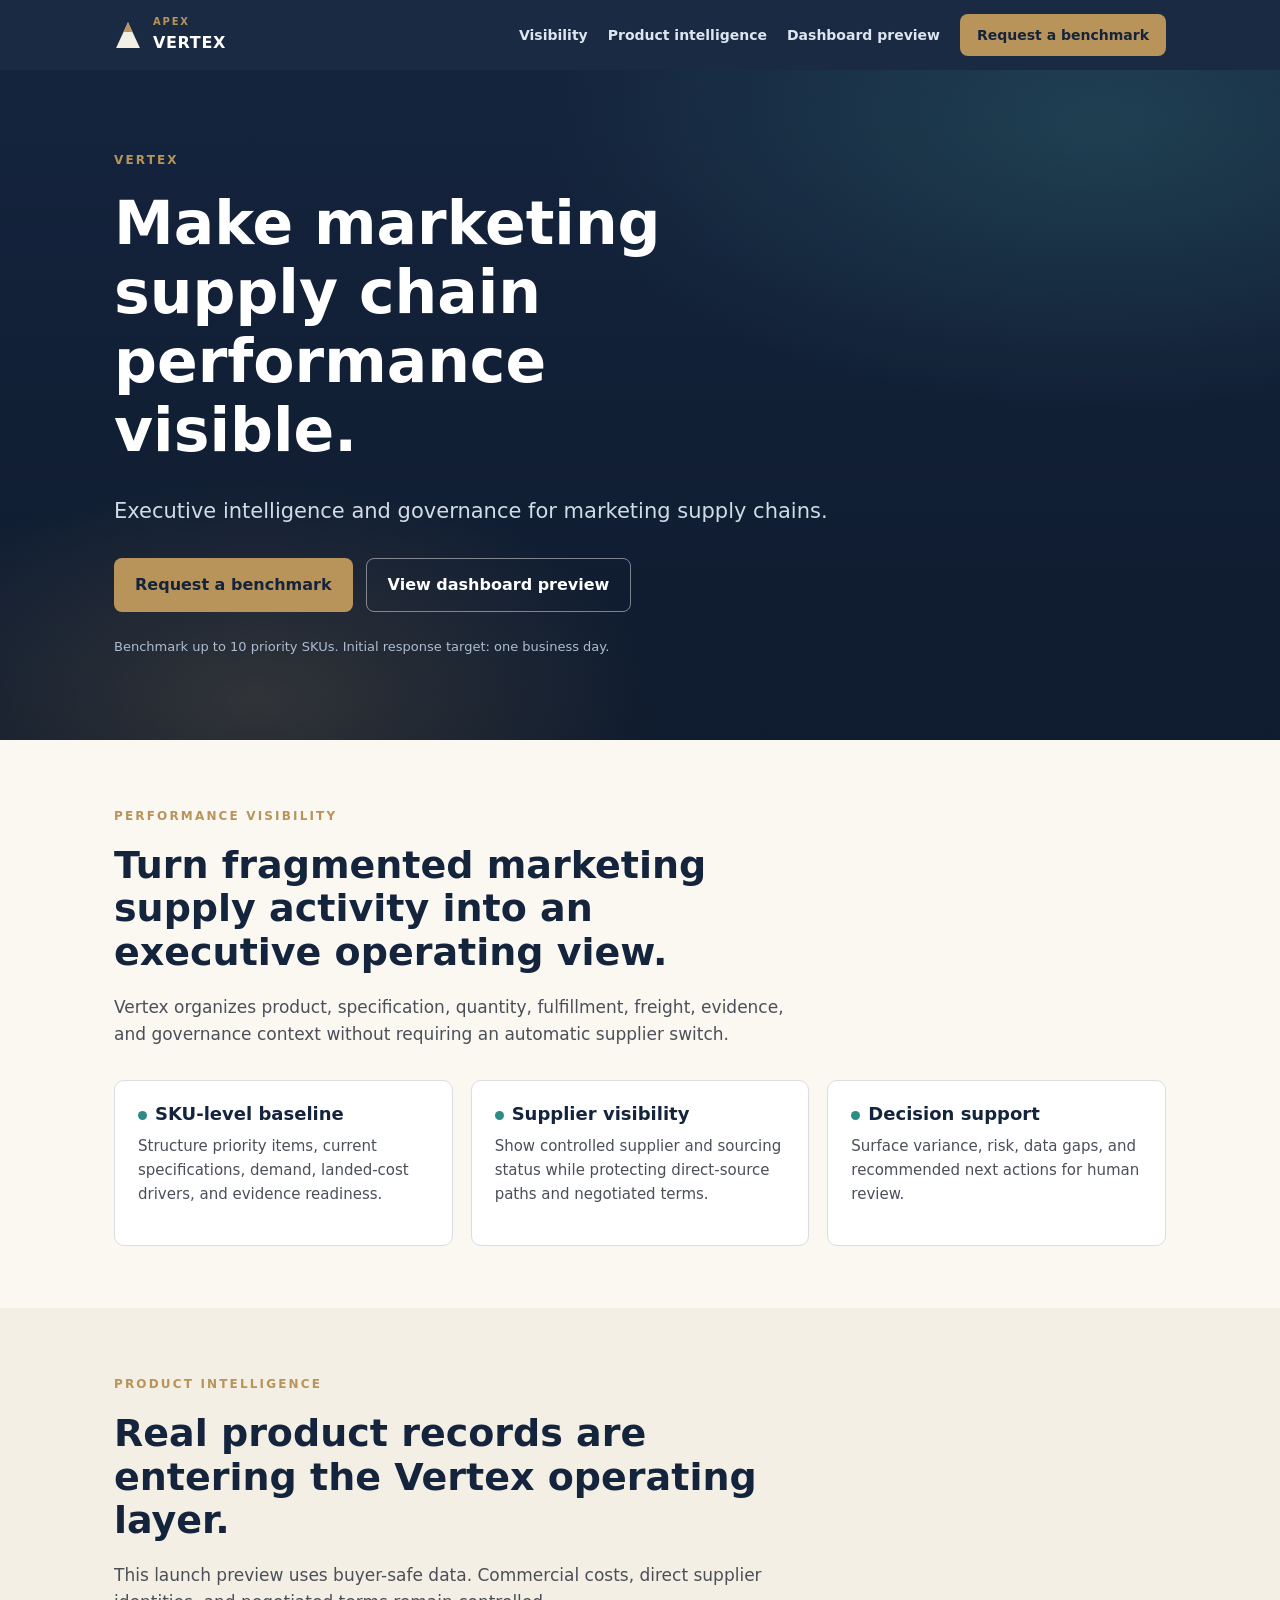
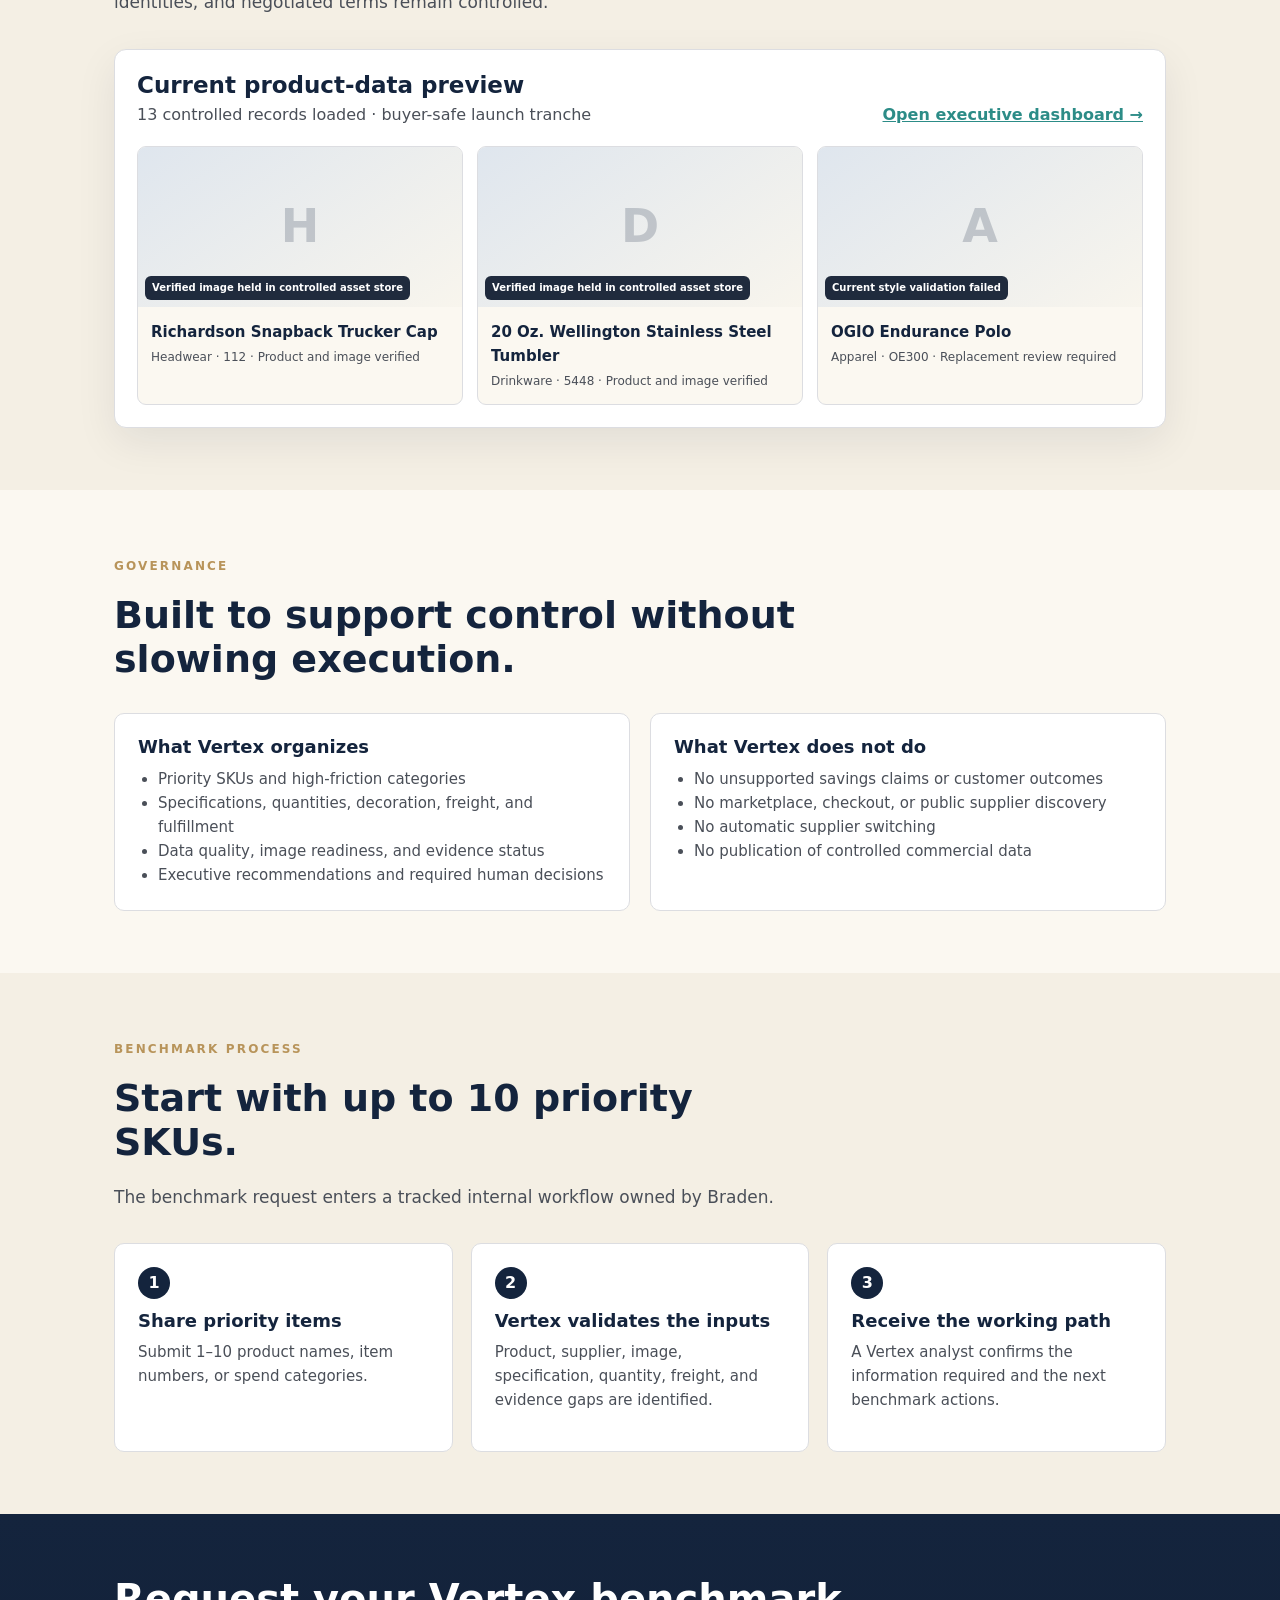
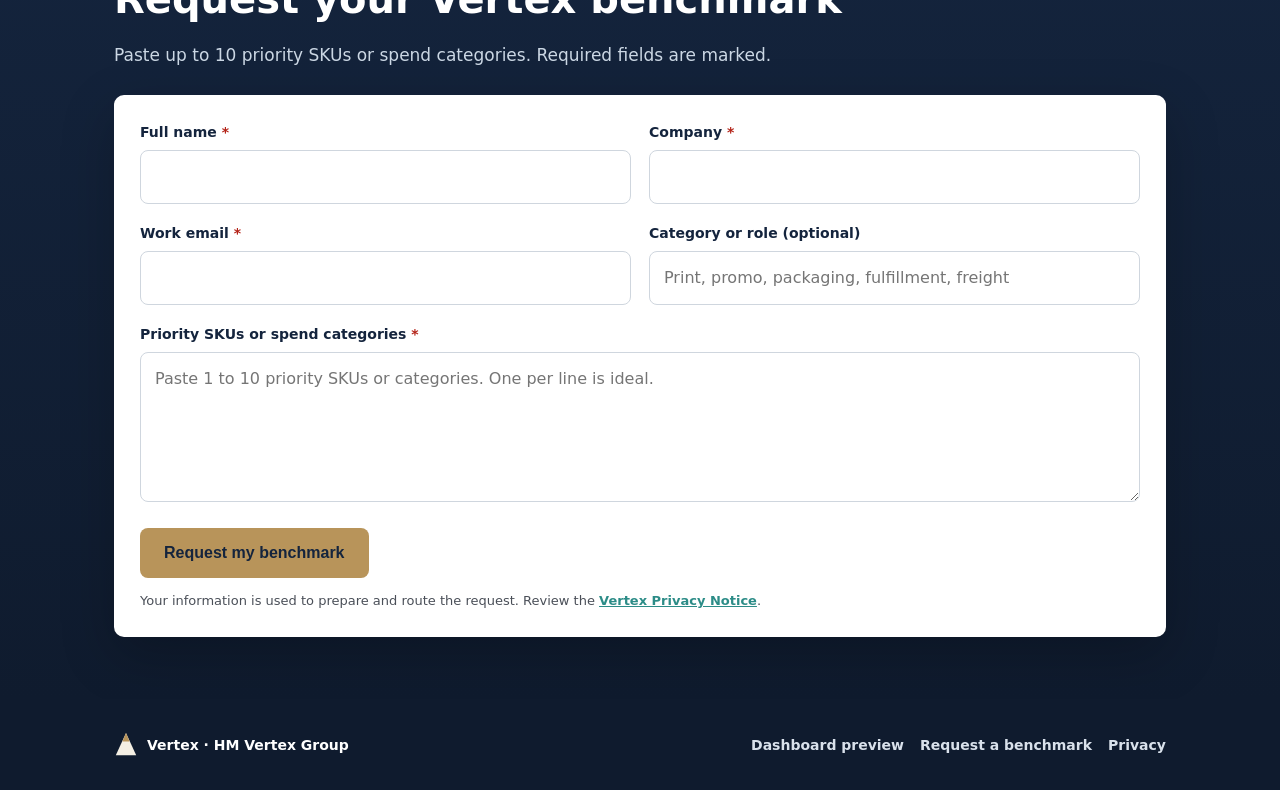
<file: index.html>
<!doctype html>
<html lang="en">
<head>
<meta charset="UTF-8" />
<meta name="viewport" content="width=device-width, initial-scale=1.0" />
<title>Vertex | Marketing Supply Chain Performance Visibility</title>
<meta name="description" content="Vertex makes marketing supply chain performance visible with executive intelligence and governance. Request a benchmark for up to 10 priority SKUs." />
<link rel="canonical" href="https://prismatic-fudge-ba0745.netlify.app/" />
<meta property="og:title" content="Vertex | Marketing Supply Chain Performance Visibility" />
<meta property="og:description" content="Executive intelligence and governance for marketing supply chains. Request a benchmark for up to 10 priority SKUs." />
<meta property="og:type" content="website" />
<meta property="og:url" content="https://prismatic-fudge-ba0745.netlify.app/" />
<meta property="og:image" content="https://prismatic-fudge-ba0745.netlify.app/assets/apex-social.png" />
<meta name="twitter:card" content="summary_large_image" />
<link rel="icon" href="/assets/apex.svg" type="image/svg+xml" />
<link rel="apple-touch-icon" href="/assets/apple-touch-icon.png" />
<link rel="manifest" href="/site.webmanifest" />
<link rel="stylesheet" href="/implementation/vertex-launch-assets-v2.css" />
<style>
:root{--navy:#14243d;--navy2:#0f1b2e;--bronze:#b8945a;--bronze2:#9a7b45;--cream:#f4efe4;--cream2:#fbf8f1;--teal:#2c8c87;--teal2:#57bfb4;--green:#1e6b52;--red:#b42318;--ink:#26313b;--grey:#4a4f58;--line:#dcdde1;--white:#fff}
*{box-sizing:border-box}html{scroll-behavior:smooth}body{margin:0;font-family:Inter,"Libre Franklin",system-ui,-apple-system,Segoe UI,sans-serif;color:var(--ink);background:var(--cream2);line-height:1.6;-webkit-font-smoothing:antialiased;overflow-x:hidden}h1,h2,h3{line-height:1.15;margin:0 0 .5em;color:var(--navy);overflow-wrap:break-word}p{margin:0 0 1rem;overflow-wrap:break-word}a{color:var(--teal)}img{max-width:100%;height:auto}.wrap{max-width:1100px;margin:0 auto;padding:0 24px}.skip{position:absolute;left:-999px;top:0;z-index:100;background:var(--bronze);color:var(--navy);font-weight:900;padding:12px 18px;text-decoration:none}.skip:focus{left:0}a:focus-visible,button:focus-visible,input:focus-visible,textarea:focus-visible{outline:3px solid var(--teal2);outline-offset:3px}header{position:sticky;top:0;z-index:30;background:rgba(20,36,61,.97);backdrop-filter:blur(8px)}.bar{display:flex;align-items:center;justify-content:space-between;gap:16px;padding:14px 24px;max-width:1100px;margin:0 auto}.brand{display:flex;align-items:center;gap:11px;color:#fff;font-weight:900;letter-spacing:.04em;text-decoration:none}.brand img{width:28px;height:31px}.brand small{display:block;color:var(--bronze);font-size:10px;letter-spacing:.18em}.brand b{display:block;font-size:16px}.nav{display:flex;align-items:center;gap:20px}.nav a{color:#dce6f1;text-decoration:none;font-weight:800;font-size:14px}.nav a:hover{color:#fff}.nav-cta{background:var(--bronze);color:var(--navy)!important;padding:10px 17px;border-radius:8px}.menu{display:none;width:42px;height:42px;border:1px solid rgba(255,255,255,.28);border-radius:8px;background:transparent;color:#fff;font-weight:900}.mobile-nav{display:none;position:fixed;z-index:35;inset:66px 16px auto;background:#fff;border:1px solid var(--line);border-radius:10px;padding:10px;box-shadow:0 20px 60px rgba(15,27,46,.25)}.mobile-nav.open{display:block}.mobile-nav a{display:block;color:var(--navy);font-weight:900;text-decoration:none;padding:13px;border-radius:7px}.mobile-nav a:hover{background:var(--cream)}.hero{color:#eaf0f6;padding:76px 0 82px}.eyebrow{display:inline-block;font-size:12px;letter-spacing:.18em;text-transform:uppercase;color:var(--bronze);font-weight:900;margin-bottom:18px}.hero h1{color:#fff;font-size:clamp(36px,5.6vw,60px);max-width:15ch}.hero .lead{font-size:clamp(17px,2vw,21px);color:#d1dbe7;max-width:58ch;margin:22px 0 30px}.cta-row{display:flex;gap:13px;flex-wrap:wrap}.btn{display:inline-flex;align-items:center;justify-content:center;min-height:48px;padding:13px 21px;border-radius:8px;text-decoration:none;font-weight:900}.btn.primary{background:var(--bronze);color:var(--navy)}.btn.secondary{border:1.5px solid rgba(255,255,255,.45);color:#fff}.trust{margin-top:25px;color:#adbdcf;font-size:13px}section{padding:62px 0}.band{background:var(--cream)}.sec-head{max-width:68ch;margin-bottom:32px}.sec-head h2{font-size:clamp(27px,3.5vw,38px)}.sec-head p{color:var(--grey);font-size:17px}.grid3{display:grid;grid-template-columns:repeat(3,1fr);gap:18px}.grid2{display:grid;grid-template-columns:repeat(2,1fr);gap:20px}.card{background:#fff;border:1px solid var(--line);border-radius:10px;padding:23px}.card h3{font-size:18px}.card p,.card li{color:var(--grey);font-size:15px}.card ul{margin:0;padding-left:20px}.dot{display:inline-block;width:9px;height:9px;border-radius:50%;background:var(--teal);margin-right:8px}.preview-shell{background:#fff;border:1px solid var(--line);border-radius:12px;padding:22px;box-shadow:0 14px 40px rgba(15,27,46,.08)}.preview-head{display:flex;align-items:end;justify-content:space-between;gap:20px;margin-bottom:18px}.preview-head h3{font-size:23px;margin:0}.preview-head p{margin:4px 0 0;color:var(--grey)}.product-grid{display:grid;grid-template-columns:repeat(3,1fr);gap:14px}.product{border:1px solid var(--line);border-radius:9px;overflow:hidden;background:var(--cream2)}.product-media{height:160px;background:linear-gradient(145deg,#dfe6ee,#f8f5ed);display:grid;place-items:center;position:relative}.product-media img{width:100%;height:100%;object-fit:contain;background:#fff}.placeholder{font-size:46px;font-weight:900;color:var(--navy);opacity:.2}.image-state{position:absolute;left:7px;bottom:7px;background:rgba(15,27,46,.92);color:#fff;border-radius:6px;padding:4px 7px;font-size:10px;font-weight:900}.product-body{padding:13px}.product h4{margin:0 0 4px;color:var(--navy);font-size:15px}.product-meta{font-size:12px;color:var(--grey)}.preview-link{white-space:nowrap;font-weight:900}.steps .card{position:relative}.step-number{display:grid;place-items:center;width:32px;height:32px;border-radius:50%;background:var(--navy);color:#fff;font-weight:900;margin-bottom:12px}.form-section{background:linear-gradient(180deg,var(--navy),var(--navy2));color:#eaf0f6}.form-section h2{color:#fff;font-size:clamp(28px,3.7vw,40px)}.form-section .sub{color:#cbd7e4;max-width:68ch;font-size:17px}.state{display:none;margin:18px 0 0;border-radius:8px;padding:13px 15px;font-weight:900}.ok{background:#e0f0e8;color:var(--green);border:1px solid #aad4bd}.err{background:#fde8e8;color:#9b1c1c;border:1px solid #f5b5b5}.loading{background:#eef4fb;color:var(--navy);border:1px solid #c4d6ea}form{margin-top:25px;background:#fff;border-radius:10px;padding:26px;color:var(--ink);box-shadow:0 18px 54px rgba(0,0,0,.22)}.two{display:grid;grid-template-columns:1fr 1fr;gap:18px}.field{margin-bottom:18px}label{display:block;font-weight:900;color:var(--navy);margin-bottom:7px;font-size:14px}input,textarea{width:100%;border:1.5px solid #cfd6de;border-radius:8px;padding:13px 14px;font:inherit;color:var(--ink);background:#fff}textarea{min-height:150px;resize:vertical}.req{color:var(--red)}.visually-hidden{position:absolute;width:1px;height:1px;padding:0;margin:-1px;overflow:hidden;clip:rect(0,0,0,0);white-space:nowrap;border:0}.submit{display:inline-flex;align-items:center;justify-content:center;border:0;background:var(--bronze);color:var(--navy);font-weight:900;border-radius:8px;padding:15px 24px;cursor:pointer;font-size:16px;min-height:50px}.submit:disabled{cursor:wait;opacity:.72}.form-note{margin-top:13px;color:var(--grey);font-size:13px}.form-note a{font-weight:900}footer{background:var(--navy2);color:#d9e1eb;padding:32px 0;font-size:14px}footer .wrap{display:flex;justify-content:space-between;align-items:center;gap:18px}.footer-brand{display:flex;align-items:center;gap:9px;color:#fff;font-weight:900}.footer-brand img{width:24px;height:27px}.footer-links{display:flex;gap:16px;flex-wrap:wrap}.footer-links a{color:#d9e1eb;text-decoration:none;font-weight:800}@media(prefers-reduced-motion:reduce){html{scroll-behavior:auto}*,*::before,*::after{animation-duration:.01ms!important;transition-duration:.01ms!important}}@media(max-width:860px){.nav{display:none}.menu{display:block}.grid3,.grid2,.product-grid{grid-template-columns:1fr}.hero{padding:60px 0 66px}.preview-head{display:block}.preview-link{display:inline-block;margin-top:10px}.product-grid{max-width:430px}}@media(max-width:640px){.wrap{padding:0 18px}.bar{padding:12px 18px}.brand small{display:none}.hero h1{font-size:clamp(32px,10vw,42px)}.cta-row{display:grid}.btn{width:100%}.two{grid-template-columns:1fr;gap:0}form{padding:20px}footer .wrap{display:grid}.product-grid{max-width:100%}}
</style>
</head>
<body>
<a class="skip" href="#main">Skip to content</a>
<header><div class="bar"><a class="brand" href="/" aria-label="Vertex home"><img src="/assets/apex-dark.svg" alt="" /><span><small>APEX</small><b>VERTEX</b></span></a><nav class="nav" aria-label="Primary"><a href="#visibility">Visibility</a><a href="#intelligence">Product intelligence</a><a href="/dashboard.html">Dashboard preview</a><a class="nav-cta" href="#benchmark">Request a benchmark</a></nav><button class="menu" type="button" aria-expanded="false" aria-controls="mobileNav" aria-label="Open navigation">Menu</button></div><nav class="mobile-nav" id="mobileNav" aria-label="Mobile navigation"><a href="#visibility">Visibility</a><a href="#intelligence">Product intelligence</a><a href="/dashboard.html">Dashboard preview</a><a href="#benchmark">Request a benchmark</a><a href="/privacy.html">Privacy</a></nav></header>
<main id="main">
<section class="hero vertex-hero-bg"><div class="wrap"><span class="eyebrow">Vertex</span><h1>Make marketing supply chain performance visible.</h1><p class="lead">Executive intelligence and governance for marketing supply chains.</p><div class="cta-row"><a class="btn primary" href="#benchmark">Request a benchmark</a><a class="btn secondary" href="/dashboard.html">View dashboard preview</a></div><div class="trust">Benchmark up to 10 priority SKUs. Initial response target: one business day.</div></div></section>
<section id="visibility"><div class="wrap"><div class="sec-head"><span class="eyebrow">Performance visibility</span><h2>Turn fragmented marketing supply activity into an executive operating view.</h2><p>Vertex organizes product, specification, quantity, fulfillment, freight, evidence, and governance context without requiring an automatic supplier switch.</p></div><div class="grid3"><article class="card"><h3><span class="dot"></span>SKU-level baseline</h3><p>Structure priority items, current specifications, demand, landed-cost drivers, and evidence readiness.</p></article><article class="card"><h3><span class="dot"></span>Supplier visibility</h3><p>Show controlled supplier and sourcing status while protecting direct-source paths and negotiated terms.</p></article><article class="card"><h3><span class="dot"></span>Decision support</h3><p>Surface variance, risk, data gaps, and recommended next actions for human review.</p></article></div></div></section>
<section class="band" id="intelligence"><div class="wrap"><div class="sec-head"><span class="eyebrow">Product intelligence</span><h2>Real product records are entering the Vertex operating layer.</h2><p>This launch preview uses buyer-safe data. Commercial costs, direct supplier identities, and negotiated terms remain controlled.</p></div><div class="preview-shell"><div class="preview-head"><div><h3>Current product-data preview</h3><p id="previewStatus">Loading controlled product records…</p></div><a class="preview-link" href="/dashboard.html">Open executive dashboard →</a></div><div class="product-grid" id="productPreview"><div class="card">Loading product intelligence…</div></div></div></div></section>
<section><div class="wrap"><div class="sec-head"><span class="eyebrow">Governance</span><h2>Built to support control without slowing execution.</h2></div><div class="grid2"><article class="card"><h3>What Vertex organizes</h3><ul><li>Priority SKUs and high-friction categories</li><li>Specifications, quantities, decoration, freight, and fulfillment</li><li>Data quality, image readiness, and evidence status</li><li>Executive recommendations and required human decisions</li></ul></article><article class="card"><h3>What Vertex does not do</h3><ul><li>No unsupported savings claims or customer outcomes</li><li>No marketplace, checkout, or public supplier discovery</li><li>No automatic supplier switching</li><li>No publication of controlled commercial data</li></ul></article></div></div></section>
<section class="band steps"><div class="wrap"><div class="sec-head"><span class="eyebrow">Benchmark process</span><h2>Start with up to 10 priority SKUs.</h2><p>The benchmark request enters a tracked internal workflow owned by Braden.</p></div><div class="grid3"><article class="card"><div class="step-number">1</div><h3>Share priority items</h3><p>Submit 1–10 product names, item numbers, or spend categories.</p></article><article class="card"><div class="step-number">2</div><h3>Vertex validates the inputs</h3><p>Product, supplier, image, specification, quantity, freight, and evidence gaps are identified.</p></article><article class="card"><div class="step-number">3</div><h3>Receive the working path</h3><p>A Vertex analyst confirms the information required and the next benchmark actions.</p></article></div></div></section>
<section class="form-section" id="benchmark"><div class="wrap"><h2>Request your Vertex benchmark</h2><p class="sub">Paste up to 10 priority SKUs or spend categories. Required fields are marked.</p><div class="state ok" id="ok" role="status" aria-live="polite" tabindex="-1">Request received. A Vertex analyst will follow up within one business day.</div><div class="state err" id="err" role="alert" tabindex="-1">That did not send. Check your connection and try again. Your details are still here.</div><div class="state loading" id="loading" role="status" aria-live="polite">Submitting your benchmark request…</div><form id="benchmarkForm" novalidate aria-describedby="form-note"><div class="two"><div class="field"><label for="f-name">Full name <span class="req" aria-hidden="true">*</span></label><input id="f-name" name="name" type="text" required autocomplete="name" aria-required="true" /></div><div class="field"><label for="f-company">Company <span class="req" aria-hidden="true">*</span></label><input id="f-company" name="company" type="text" required autocomplete="organization" aria-required="true" /></div></div><div class="two"><div class="field"><label for="f-email">Work email <span class="req" aria-hidden="true">*</span></label><input id="f-email" name="email" type="email" required autocomplete="email" aria-required="true" /></div><div class="field"><label for="f-category">Category or role (optional)</label><input id="f-category" name="category" type="text" placeholder="Print, promo, packaging, fulfillment, freight" /></div></div><div class="field"><label for="f-skus">Priority SKUs or spend categories <span class="req" aria-hidden="true">*</span></label><textarea id="f-skus" name="skus" required aria-required="true" placeholder="Paste 1 to 10 priority SKUs or categories. One per line is ideal."></textarea></div><div class="field visually-hidden" aria-hidden="true"><label for="website">Website</label><input id="website" name="website" type="text" tabindex="-1" autocomplete="off" /></div><button class="submit" type="submit" id="submitBtn">Request my benchmark</button><div class="form-note" id="form-note">Your information is used to prepare and route the request. Review the <a href="/privacy.html">Vertex Privacy Notice</a>.</div></form></div></section>
</main>
<footer><div class="wrap"><div class="footer-brand"><img src="/assets/apex-dark.svg" alt="" /><span>Vertex · HM Vertex Group</span></div><div class="footer-links"><a href="/dashboard.html">Dashboard preview</a><a href="#benchmark">Request a benchmark</a><a href="/privacy.html">Privacy</a></div></div></footer>
<script>
const VERTEX_INTAKE_KEY="d1ced289-a64f-47aa-91f5-ceaa254ee98f",LEAD_DESTINATION="braden@allyouneedpromos.com";const menu=document.querySelector('.menu'),mobileNav=document.getElementById('mobileNav'),form=document.getElementById('benchmarkForm'),ok=document.getElementById('ok'),err=document.getElementById('err'),loading=document.getElementById('loading'),btn=document.getElementById('submitBtn'),skus=document.getElementById('f-skus');
menu.addEventListener('click',()=>{const open=!mobileNav.classList.contains('open');mobileNav.classList.toggle('open',open);menu.setAttribute('aria-expanded',String(open))});mobileNav.addEventListener('click',e=>{if(e.target.closest('a')){mobileNav.classList.remove('open');menu.setAttribute('aria-expanded','false')}});
const esc=v=>String(v??'').replace(/[&<>"']/g,m=>({'&':'&amp;','<':'&lt;','>':'&gt;','"':'&quot;',"'":'&#039;'}[m]));
async function loadPreview(){try{const response=await fetch('/data/products.json',{cache:'no-store'});if(!response.ok)throw new Error();const data=await response.json(),products=(data.products||[]).slice().sort((a,b)=>a.priority-b.priority).slice(0,3);document.getElementById('previewStatus').textContent=`${data.products.length} controlled records loaded · ${data.data_status}`;document.getElementById('productPreview').innerHTML=products.map(p=>{const image=p.image_url?`<img src="${esc(p.image_url)}" alt="${esc(p.name)} product image" loading="lazy" referrerpolicy="no-referrer" onerror="this.remove();this.parentElement.querySelector('.placeholder').hidden=false">`:'';return `<article class="product"><div class="product-media">${image}<div class="placeholder" ${p.image_url?'hidden':''}>${esc(p.category[0])}</div><span class="image-state">${esc(p.image_status)}</span></div><div class="product-body"><h4>${esc(p.name)}</h4><div class="product-meta">${esc(p.category)} · ${esc(p.style)} · ${esc(p.record_status)}</div></div></article>`}).join('')}catch(e){document.getElementById('previewStatus').textContent='Product preview is temporarily unavailable.';document.getElementById('productPreview').innerHTML='<div class="card">The controlled dataset could not be loaded.</div>'}}loadPreview();
function skuItems(v){return v.split(/\r?\n|,/).map(i=>i.trim()).filter(Boolean)}function validateSkuCount(){const valid=skuItems(skus.value).length>=1&&skuItems(skus.value).length<=10;skus.setCustomValidity(valid?'':'Enter between 1 and 10 priority SKUs or categories.');skus.setAttribute('aria-invalid',valid?'false':'true');return valid}skus.addEventListener('input',validateSkuCount);
form.addEventListener('submit',async event=>{event.preventDefault();ok.style.display=err.style.display=loading.style.display='none';validateSkuCount();if(!form.checkValidity()){form.reportValidity();return}const details=Object.fromEntries(new FormData(form).entries());if(String(details.website||'').trim())return;form.setAttribute('aria-busy','true');btn.disabled=true;btn.textContent='Submitting request…';loading.style.display='block';const message=`NEW VERTEX BENCHMARK REQUEST\n\nName: ${details.name}\nCompany: ${details.company}\nEmail: ${details.email}\nCategory/role: ${details.category||'-'}\n\n--- Priority SKUs / categories provided ---\n${details.skus}\n\nLead owner: Braden\nResponse target: one business day\nSubmitted: ${new Date().toLocaleString()}`;try{const response=await fetch('https://api.web3forms.com/submit',{method:'POST',headers:{'Content-Type':'application/json','Accept':'application/json'},body:JSON.stringify({access_key:VERTEX_INTAKE_KEY,subject:`Vertex benchmark request - ${details.company}`,from_name:'Vertex Benchmark Intake',email:LEAD_DESTINATION,replyto:details.email,message})});const result=await response.json();if(!result.success)throw new Error();loading.style.display='none';ok.style.display='block';ok.focus();form.reset()}catch(e){loading.style.display='none';err.style.display='block';err.focus()}finally{form.setAttribute('aria-busy','false');btn.disabled=false;btn.textContent='Request my benchmark'}});
</script>
</body>
</html>
</file>
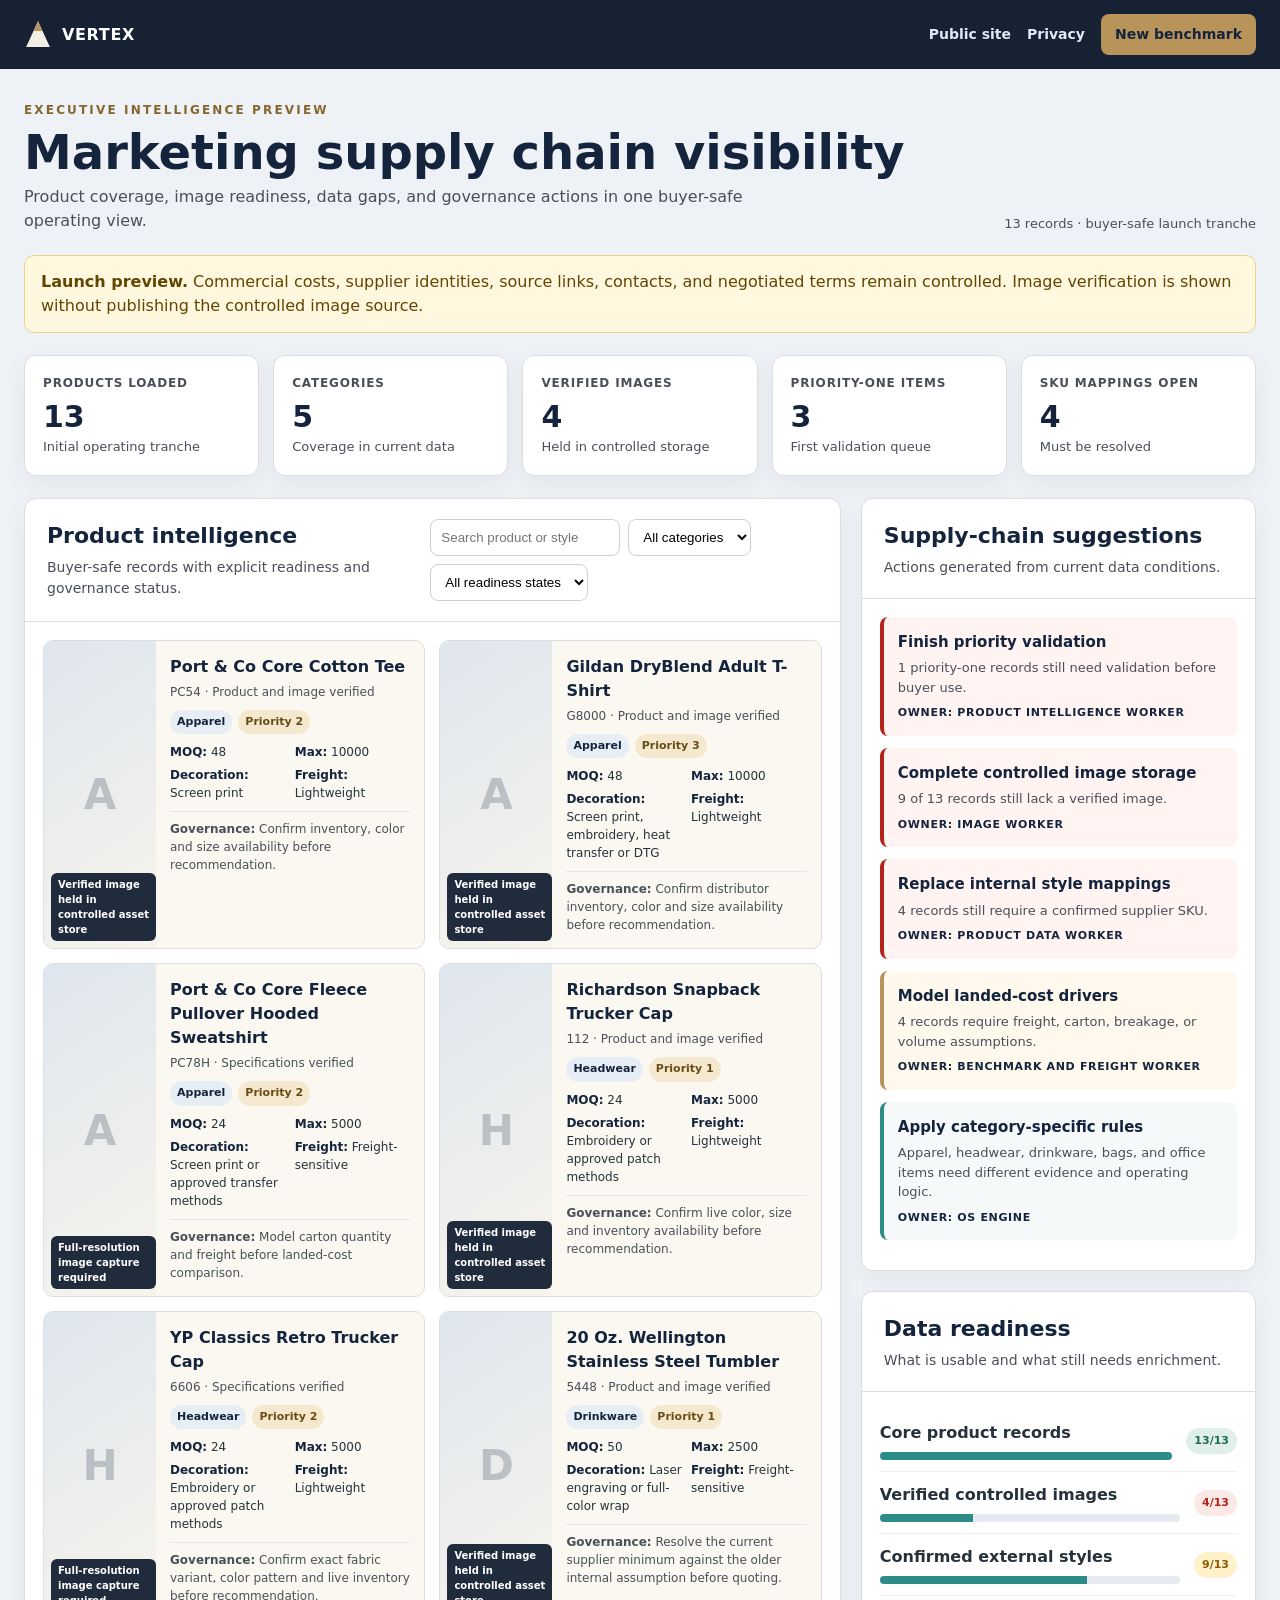
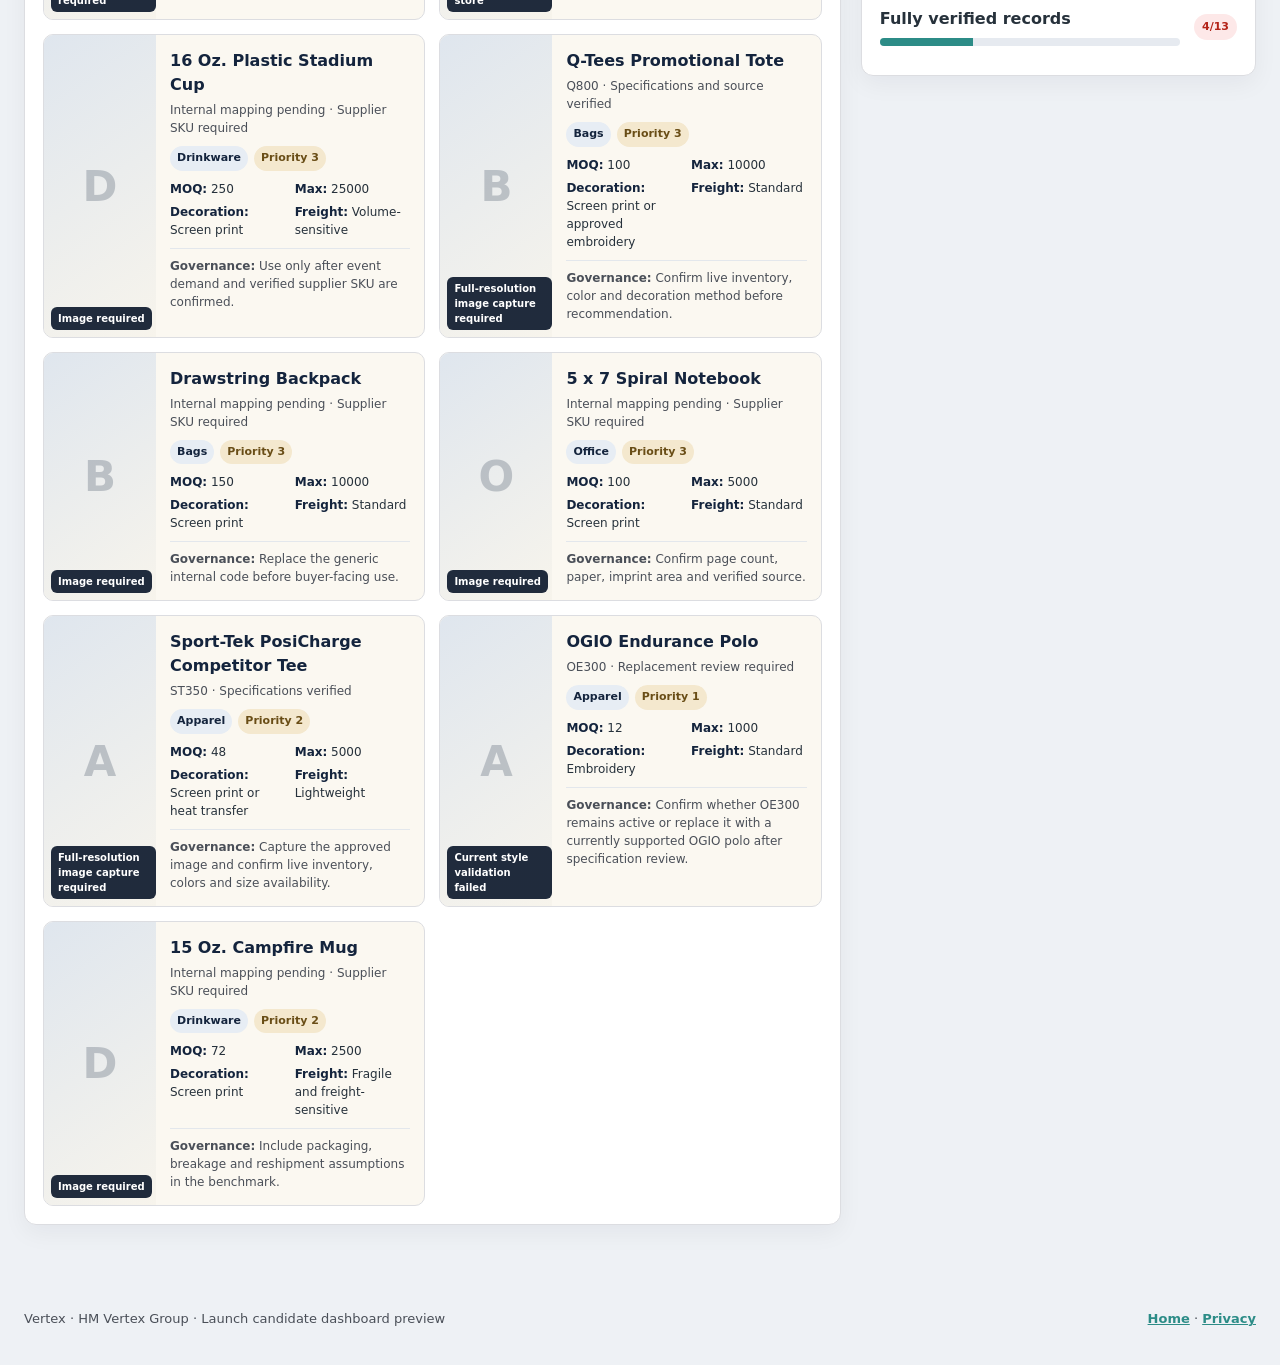
<file: dashboard.html>
<!doctype html>
<html lang="en">
<head>
<meta charset="UTF-8" />
<meta name="viewport" content="width=device-width, initial-scale=1.0" />
<title>Vertex Executive Dashboard Preview</title>
<meta name="description" content="Vertex product intelligence, data readiness, and supply-chain governance dashboard preview." />
<meta name="robots" content="noindex,nofollow" />
<link rel="icon" href="/assets/apex.svg" type="image/svg+xml" />
<style>
:root{--navy:#14243d;--deep:#0f1b2e;--bronze:#b8945a;--cream:#f4efe4;--paper:#fbf8f1;--teal:#2c8c87;--green:#1e6b52;--red:#b42318;--amber:#8a5a00;--ink:#26313b;--grey:#4a4f58;--line:#dcdde1;--white:#fff}*{box-sizing:border-box}body{margin:0;font-family:Inter,system-ui,-apple-system,Segoe UI,sans-serif;background:#eef1f5;color:var(--ink);line-height:1.5}a{color:var(--teal)}a:focus-visible,input:focus-visible,select:focus-visible{outline:3px solid #57bfb4;outline-offset:3px}.skip{position:absolute;left:-999px;top:0;background:var(--bronze);color:var(--navy);padding:12px 16px;font-weight:900;z-index:100}.skip:focus{left:0}.top{position:sticky;top:0;z-index:20;background:rgba(15,27,46,.97);color:#fff}.top-inner{max-width:1320px;margin:auto;padding:14px 24px;display:flex;align-items:center;justify-content:space-between;gap:16px}.brand{display:flex;align-items:center;gap:10px;color:#fff;text-decoration:none;font-weight:900;letter-spacing:.04em}.brand img{width:28px;height:31px}.nav{display:flex;gap:16px;align-items:center}.nav a{color:#dfe8f3;text-decoration:none;font-weight:800;font-size:14px}.nav .cta{background:var(--bronze);color:var(--navy);padding:10px 14px;border-radius:8px}.layout{max-width:1320px;margin:auto;padding:28px 24px 56px}.hero{display:flex;justify-content:space-between;align-items:flex-end;gap:22px;margin-bottom:22px}.eyebrow{font-size:12px;text-transform:uppercase;letter-spacing:.18em;color:#84672e;font-weight:900}.hero h1{margin:6px 0 8px;color:var(--navy);font-size:clamp(30px,5vw,48px);line-height:1.05}.hero p{margin:0;color:var(--grey);max-width:760px}.stamp{color:var(--grey);font-size:13px}.notice{background:#fff8df;border:1px solid #ead28a;border-radius:10px;padding:14px 16px;color:#624500;margin-bottom:22px}.metrics{display:grid;grid-template-columns:repeat(5,minmax(0,1fr));gap:14px;margin-bottom:22px}.metric,.panel{background:#fff;border:1px solid var(--line);border-radius:12px;box-shadow:0 8px 24px rgba(15,27,46,.05)}.metric{padding:18px}.metric span{display:block}.metric .label{font-size:12px;color:var(--grey);font-weight:900;text-transform:uppercase;letter-spacing:.07em}.metric .value{font-size:30px;color:var(--navy);font-weight:900;line-height:1;margin:10px 0 5px}.metric .sub{font-size:13px;color:var(--grey)}.main-grid{display:grid;grid-template-columns:minmax(0,1.55fr) minmax(320px,.75fr);gap:20px;align-items:start}.panel{overflow:hidden}.panel-head{display:flex;align-items:flex-start;justify-content:space-between;gap:16px;padding:20px 22px;border-bottom:1px solid var(--line)}.panel-head h2{margin:0;color:var(--navy);font-size:22px}.panel-head p{margin:5px 0 0;color:var(--grey);font-size:14px}.filters{display:flex;gap:8px;flex-wrap:wrap}.filters input,.filters select{border:1px solid #c9d0d8;border-radius:8px;padding:9px 10px;background:#fff}.filters input{width:190px}.products{padding:18px;display:grid;grid-template-columns:repeat(2,minmax(0,1fr));gap:14px}.product{display:grid;grid-template-columns:112px 1fr;border:1px solid var(--line);border-radius:10px;overflow:hidden;background:var(--paper);min-height:170px}.media{display:grid;place-items:center;background:linear-gradient(145deg,#dfe6ee,#f7f4ec);position:relative}.glyph{font-size:42px;color:var(--navy);font-weight:900;opacity:.22}.image-state{position:absolute;left:7px;bottom:7px;background:rgba(15,27,46,.92);color:#fff;border-radius:6px;padding:4px 7px;font-size:10px;font-weight:900}.body{padding:14px}.body h3{margin:0 0 4px;color:var(--navy);font-size:16px}.meta{color:var(--grey);font-size:12px;margin-bottom:9px}.tags{display:flex;gap:6px;flex-wrap:wrap;margin-bottom:9px}.tag{font-size:11px;font-weight:900;border-radius:999px;padding:4px 7px;background:#e7edf4;color:var(--navy)}.tag.priority{background:#f4e8ce;color:#694d16}.facts{display:grid;grid-template-columns:repeat(2,minmax(0,1fr));gap:5px 9px;font-size:12px}.facts b{color:var(--navy)}.flag{font-size:12px;color:var(--grey);border-top:1px solid #e3e7ec;margin-top:9px;padding-top:8px}.side{display:grid;gap:20px}.content{padding:18px}.rec{border-left:4px solid var(--teal);background:#f5f9fa;border-radius:8px;padding:14px;margin-bottom:12px}.rec.high{border-color:var(--red);background:#fff4f2}.rec.medium{border-color:var(--bronze);background:#fff9ed}.rec h3{margin:0 0 5px;color:var(--navy);font-size:15px}.rec p{margin:0;color:var(--grey);font-size:13px}.owner{display:block;margin-top:8px;color:var(--navy);font-size:11px;font-weight:900;text-transform:uppercase;letter-spacing:.06em}.quality-row{display:grid;grid-template-columns:1fr auto;gap:14px;align-items:center;padding:11px 0;border-top:1px solid #edf0f3}.quality-row:first-child{border-top:0}.bar{height:8px;background:#e6eaf0;border-radius:999px;overflow:hidden;margin-top:7px}.bar span{display:block;height:100%;background:var(--teal)}.status{font-size:11px;font-weight:900;border-radius:999px;padding:5px 8px}.good{background:#e0f0e8;color:var(--green)}.warn{background:#fff1c9;color:var(--amber)}.bad{background:#fde8e8;color:var(--red)}.empty{padding:42px;text-align:center;color:var(--grey)}footer{max-width:1320px;margin:28px auto 0;padding:0 24px 36px;display:flex;justify-content:space-between;gap:16px;flex-wrap:wrap;color:var(--grey);font-size:13px}footer a{font-weight:800}@media(max-width:1080px){.metrics{grid-template-columns:repeat(3,1fr)}.main-grid{grid-template-columns:1fr}.side{grid-template-columns:1fr 1fr}}@media(max-width:760px){.nav a:not(.cta){display:none}.layout{padding:22px 16px 42px}.hero{display:block}.stamp{margin-top:10px}.metrics{grid-template-columns:repeat(2,1fr)}.products{grid-template-columns:1fr;padding:12px}.side{grid-template-columns:1fr}.panel-head{display:block}.filters{margin-top:12px}.filters input,.filters select{width:100%}}@media(max-width:430px){.metrics{grid-template-columns:1fr}.product{grid-template-columns:1fr}.media{height:150px}}
</style>
</head>
<body>
<a class="skip" href="#main">Skip to dashboard</a>
<header class="top"><div class="top-inner"><a class="brand" href="/"><img src="/assets/apex-dark.svg" alt="" />VERTEX</a><nav class="nav" aria-label="Dashboard navigation"><a href="/">Public site</a><a href="/privacy.html">Privacy</a><a class="cta" href="/#benchmark">New benchmark</a></nav></div></header>
<main class="layout" id="main">
<section class="hero"><div><span class="eyebrow">Executive intelligence preview</span><h1>Marketing supply chain visibility</h1><p>Product coverage, image readiness, data gaps, and governance actions in one buyer-safe operating view.</p></div><div class="stamp" id="stamp">Loading product intelligence…</div></section>
<div class="notice"><strong>Launch preview.</strong> Commercial costs, supplier identities, source links, contacts, and negotiated terms remain controlled. Image verification is shown without publishing the controlled image source.</div>
<section class="metrics" aria-label="Product intelligence metrics"><div class="metric"><span class="label">Products loaded</span><span class="value" id="mProducts">—</span><span class="sub">Initial operating tranche</span></div><div class="metric"><span class="label">Categories</span><span class="value" id="mCategories">—</span><span class="sub">Coverage in current data</span></div><div class="metric"><span class="label">Verified images</span><span class="value" id="mImages">—</span><span class="sub">Held in controlled storage</span></div><div class="metric"><span class="label">Priority-one items</span><span class="value" id="mPriority">—</span><span class="sub">First validation queue</span></div><div class="metric"><span class="label">SKU mappings open</span><span class="value" id="mMappings">—</span><span class="sub">Must be resolved</span></div></section>
<div class="main-grid"><section class="panel" aria-labelledby="productsTitle"><div class="panel-head"><div><h2 id="productsTitle">Product intelligence</h2><p>Buyer-safe records with explicit readiness and governance status.</p></div><div class="filters"><input id="search" type="search" placeholder="Search product or style" aria-label="Search products" /><select id="category" aria-label="Filter by category"><option value="">All categories</option></select><select id="readiness" aria-label="Filter by readiness"><option value="">All readiness states</option><option value="verified">Verified</option><option value="open">Open validation</option></select></div></div><div class="products" id="products"><div class="empty">Loading products…</div></div></section><aside class="side"><section class="panel"><div class="panel-head"><div><h2>Supply-chain suggestions</h2><p>Actions generated from current data conditions.</p></div></div><div class="content" id="recommendations"></div></section><section class="panel"><div class="panel-head"><div><h2>Data readiness</h2><p>What is usable and what still needs enrichment.</p></div></div><div class="content" id="quality"></div></section></aside></div>
</main><footer><span>Vertex · HM Vertex Group · Launch candidate dashboard preview</span><span><a href="/">Home</a> · <a href="/privacy.html">Privacy</a></span></footer>
<script>
const state={products:[],filtered:[]};const esc=v=>String(v??'').replace(/[&<>"']/g,m=>({'&':'&amp;','<':'&lt;','>':'&gt;','"':'&quot;',"'":'&#039;'}[m]));const unique=f=>[...new Set(state.products.map(p=>p[f]).filter(Boolean))].sort();const verified=p=>p.record_status==='Product and image verified';
function fillSelect(id,values){const el=document.getElementById(id);values.forEach(v=>{const o=document.createElement('option');o.value=v;o.textContent=v;el.appendChild(o)})}
function metrics(){const p=state.products;document.getElementById('mProducts').textContent=p.length;document.getElementById('mCategories').textContent=unique('category').length;document.getElementById('mImages').textContent=p.filter(x=>x.image_available).length;document.getElementById('mPriority').textContent=p.filter(x=>Number(x.priority)===1).length;document.getElementById('mMappings').textContent=p.filter(x=>/mapping pending/i.test(x.style)).length}
function card(p){return `<article class="product"><div class="media"><div class="glyph" aria-hidden="true">${esc((p.category||'?')[0])}</div><span class="image-state">${esc(p.image_status)}</span></div><div class="body"><h3>${esc(p.name)}</h3><div class="meta">${esc(p.style)} · ${esc(p.record_status)}</div><div class="tags"><span class="tag">${esc(p.category)}</span><span class="tag priority">Priority ${esc(p.priority)}</span></div><div class="facts"><span><b>MOQ:</b> ${esc(p.min_qty)}</span><span><b>Max:</b> ${esc(p.max_qty)}</span><span><b>Decoration:</b> ${esc(p.decoration)}</span><span><b>Freight:</b> ${esc(p.weight_band)}</span></div><div class="flag"><b>Governance:</b> ${esc(p.governance_flag)}</div></div></article>`}
function filter(){const q=document.getElementById('search').value.trim().toLowerCase(),c=document.getElementById('category').value,r=document.getElementById('readiness').value;state.filtered=state.products.filter(p=>(!q||[p.name,p.style,p.category,p.record_status].join(' ').toLowerCase().includes(q))&&(!c||p.category===c)&&(!r||(r==='verified'?verified(p):!verified(p))));document.getElementById('products').innerHTML=state.filtered.length?state.filtered.map(card).join(''):'<div class="empty">No products match these filters.</div>'}
function recs(){const p=state.products,missing=p.filter(x=>!x.image_available).length,mapping=p.filter(x=>/mapping pending/i.test(x.style)).length,freight=p.filter(x=>/freight-sensitive|fragile|volume-sensitive/i.test(x.weight_band)).length,priorityOpen=p.filter(x=>Number(x.priority)===1&&!verified(x)).length;const items=[['high','Finish priority validation',`${priorityOpen} priority-one records still need validation before buyer use.`,'Product intelligence worker'],['high','Complete controlled image storage',`${missing} of ${p.length} records still lack a verified image.`,'Image worker'],['high','Replace internal style mappings',`${mapping} records still require a confirmed supplier SKU.`,'Product data worker'],['medium','Model landed-cost drivers',`${freight} records require freight, carton, breakage, or volume assumptions.`,'Benchmark and freight worker'],['','Apply category-specific rules','Apparel, headwear, drinkware, bags, and office items need different evidence and operating logic.','OS Engine']];document.getElementById('recommendations').innerHTML=items.map(([level,title,text,owner])=>`<article class="rec ${level}"><h3>${esc(title)}</h3><p>${esc(text)}</p><span class="owner">Owner: ${esc(owner)}</span></article>`).join('')}
function quality(){const p=state.products;const rows=[['Core product records',p.length,p.length],['Verified controlled images',p.filter(x=>x.image_available).length,p.length],['Confirmed external styles',p.filter(x=>!/mapping pending/i.test(x.style)).length,p.length],['Fully verified records',p.filter(verified).length,p.length]];document.getElementById('quality').innerHTML=rows.map(([label,n,total])=>{const pct=Math.round(n/total*100),cls=pct===100?'good':pct>=60?'warn':'bad';return `<div class="quality-row"><div><strong>${esc(label)}</strong><div class="bar" aria-label="${pct}% complete"><span style="width:${pct}%"></span></div></div><span class="status ${cls}">${n}/${total}</span></div>`}).join('')}
async function init(){try{const res=await fetch('/data/products.json',{cache:'no-store'});if(!res.ok)throw new Error();const data=await res.json();state.products=data.products||[];document.getElementById('stamp').textContent=`${state.products.length} records · ${data.data_status}`;fillSelect('category',unique('category'));metrics();filter();recs();quality()}catch(e){document.getElementById('stamp').textContent='Product data unavailable';document.getElementById('products').innerHTML='<div class="empty">The controlled product dataset could not be loaded.</div>'}}
['search','category','readiness'].forEach(id=>document.getElementById(id).addEventListener(id==='search'?'input':'change',filter));init();
</script>
</body>
</html>
</file>
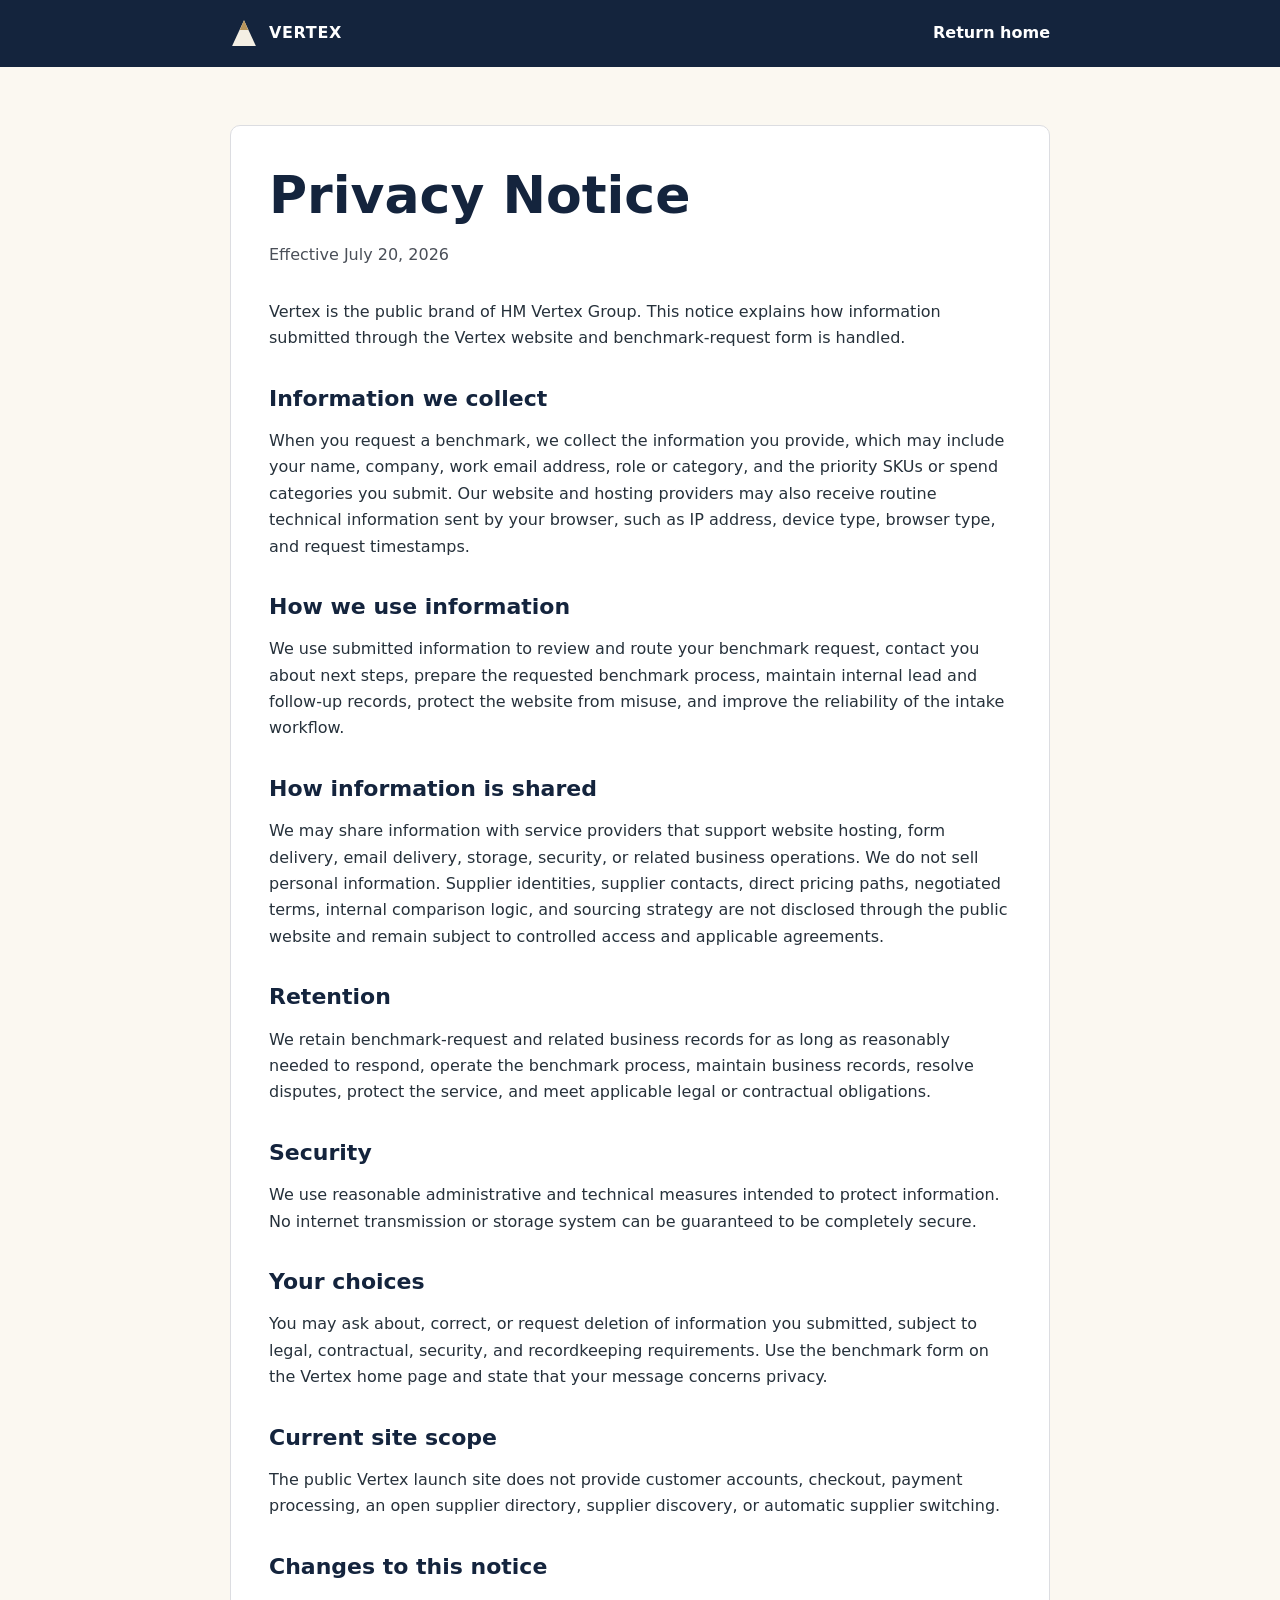
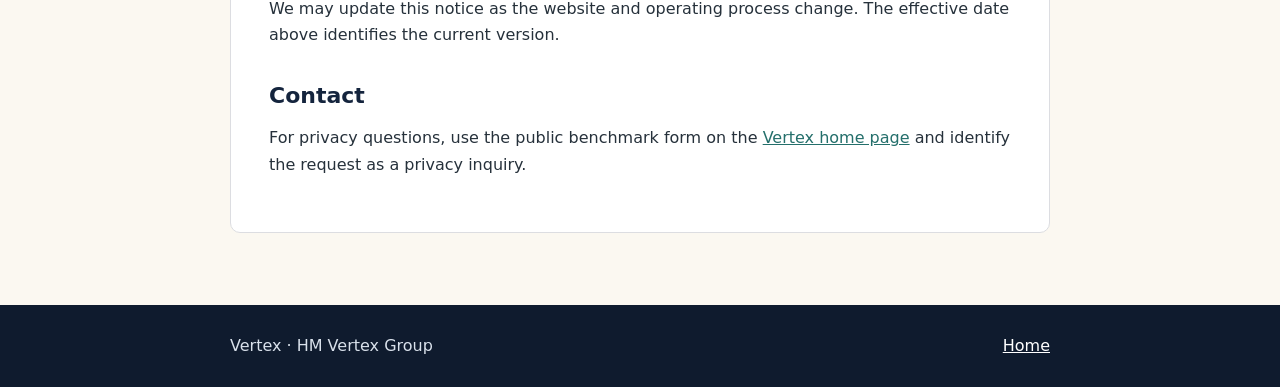
<file: privacy.html>
<!doctype html>
<html lang="en">
<head>
<meta charset="UTF-8" />
<meta name="viewport" content="width=device-width, initial-scale=1.0" />
<title>Privacy Notice | Vertex</title>
<meta name="description" content="Privacy notice for Vertex benchmark requests and website use." />
<link rel="canonical" href="https://prismatic-fudge-ba0745.netlify.app/privacy.html" />
<link rel="icon" href="/assets/apex.svg" type="image/svg+xml" />
<style>
  :root{--navy:#14243d;--navy2:#0f1b2e;--bronze:#b8945a;--cream:#fbf8f1;--ink:#26313b;--grey:#4a4f58;--line:#dcdde1;--teal:#57bfb4}
  *{box-sizing:border-box}
  body{margin:0;font-family:Inter,system-ui,-apple-system,Segoe UI,sans-serif;background:var(--cream);color:var(--ink);line-height:1.65}
  a{color:#246f6b}
  a:focus-visible{outline:3px solid var(--teal);outline-offset:3px}
  header{background:var(--navy);color:#fff}
  .bar,.wrap{width:min(820px,calc(100% - 36px));margin:0 auto}
  .bar{display:flex;align-items:center;justify-content:space-between;gap:18px;padding:18px 0}
  .brand{display:flex;align-items:center;gap:11px;color:#fff;text-decoration:none;font-weight:900;letter-spacing:.04em}
  .brand img{width:28px;height:31px}
  .home{color:#fff;font-weight:800;text-decoration:none}
  main{padding:58px 0 72px}
  h1,h2{color:var(--navy);line-height:1.2}
  h1{font-size:clamp(34px,7vw,52px);margin:0 0 12px}
  h2{font-size:22px;margin:34px 0 10px}
  .updated{color:var(--grey);margin-bottom:30px}
  .notice{background:#fff;border:1px solid var(--line);border-radius:10px;padding:clamp(22px,5vw,38px)}
  ul{padding-left:22px}
  footer{background:var(--navy2);color:#d9e1eb;padding:28px 0}
  footer .wrap{display:flex;justify-content:space-between;gap:18px;flex-wrap:wrap}
  footer a{color:#fff}
</style>
</head>
<body>
<header>
  <div class="bar">
    <a class="brand" href="/" aria-label="Vertex home"><img src="/assets/apex-dark.svg" alt="" />VERTEX</a>
    <a class="home" href="/">Return home</a>
  </div>
</header>
<main>
  <div class="wrap">
    <div class="notice">
      <h1>Privacy Notice</h1>
      <p class="updated">Effective July 20, 2026</p>
      <p>Vertex is the public brand of HM Vertex Group. This notice explains how information submitted through the Vertex website and benchmark-request form is handled.</p>

      <h2>Information we collect</h2>
      <p>When you request a benchmark, we collect the information you provide, which may include your name, company, work email address, role or category, and the priority SKUs or spend categories you submit. Our website and hosting providers may also receive routine technical information sent by your browser, such as IP address, device type, browser type, and request timestamps.</p>

      <h2>How we use information</h2>
      <p>We use submitted information to review and route your benchmark request, contact you about next steps, prepare the requested benchmark process, maintain internal lead and follow-up records, protect the website from misuse, and improve the reliability of the intake workflow.</p>

      <h2>How information is shared</h2>
      <p>We may share information with service providers that support website hosting, form delivery, email delivery, storage, security, or related business operations. We do not sell personal information. Supplier identities, supplier contacts, direct pricing paths, negotiated terms, internal comparison logic, and sourcing strategy are not disclosed through the public website and remain subject to controlled access and applicable agreements.</p>

      <h2>Retention</h2>
      <p>We retain benchmark-request and related business records for as long as reasonably needed to respond, operate the benchmark process, maintain business records, resolve disputes, protect the service, and meet applicable legal or contractual obligations.</p>

      <h2>Security</h2>
      <p>We use reasonable administrative and technical measures intended to protect information. No internet transmission or storage system can be guaranteed to be completely secure.</p>

      <h2>Your choices</h2>
      <p>You may ask about, correct, or request deletion of information you submitted, subject to legal, contractual, security, and recordkeeping requirements. Use the benchmark form on the Vertex home page and state that your message concerns privacy.</p>

      <h2>Current site scope</h2>
      <p>The public Vertex launch site does not provide customer accounts, checkout, payment processing, an open supplier directory, supplier discovery, or automatic supplier switching.</p>

      <h2>Changes to this notice</h2>
      <p>We may update this notice as the website and operating process change. The effective date above identifies the current version.</p>

      <h2>Contact</h2>
      <p>For privacy questions, use the public benchmark form on the <a href="/#benchmark">Vertex home page</a> and identify the request as a privacy inquiry.</p>
    </div>
  </div>
</main>
<footer>
  <div class="wrap"><span>Vertex · HM Vertex Group</span><a href="/">Home</a></div>
</footer>
</body>
</html>
</file>
<file: implementation/vertex-launch-assets-v2.css>
:root{
  --vertex-apex-logo:url("/assets/apex.svg");
  --vertex-apex-logo-dark:url("/assets/apex-dark.svg");
  --vertex-hero-desktop:
    radial-gradient(900px 460px at 86% 8%, rgba(87,191,180,.18), transparent 62%),
    radial-gradient(700px 380px at 20% 94%, rgba(184,148,90,.20), transparent 58%),
    linear-gradient(180deg,#14243d 0%,#0f1b2e 100%);
  --vertex-hero-mobile:
    radial-gradient(420px 320px at 80% 0%, rgba(87,191,180,.20), transparent 62%),
    linear-gradient(180deg,#14243d 0%,#0f1b2e 100%);
  --vertex-login-desktop:var(--vertex-hero-desktop);
  --vertex-login-mobile:var(--vertex-hero-mobile);
}

.vertex-hero-bg{background:var(--vertex-hero-desktop)}
.vertex-login-bg{background:var(--vertex-login-desktop)}

@media (max-width:720px){
  .vertex-hero-bg{background:var(--vertex-hero-mobile)}
  .vertex-login-bg{background:var(--vertex-login-mobile)}
}
</file>
